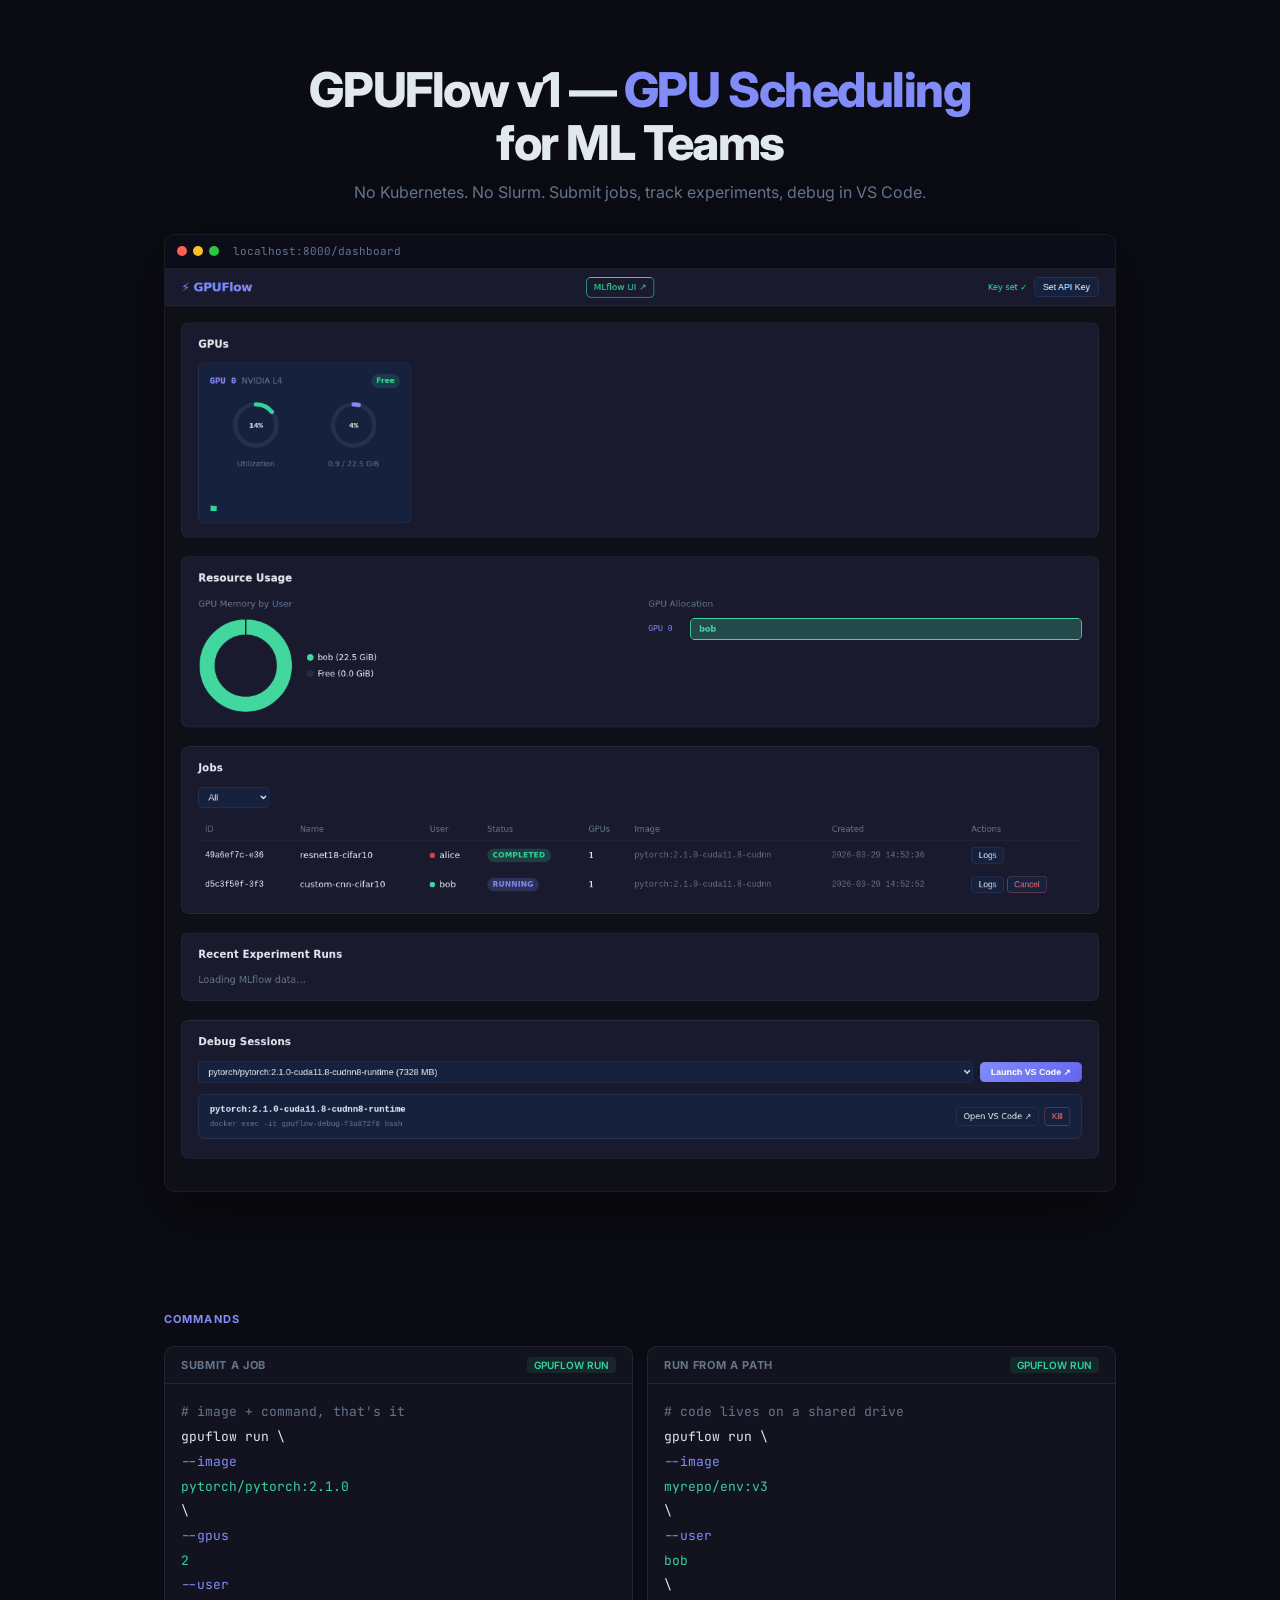
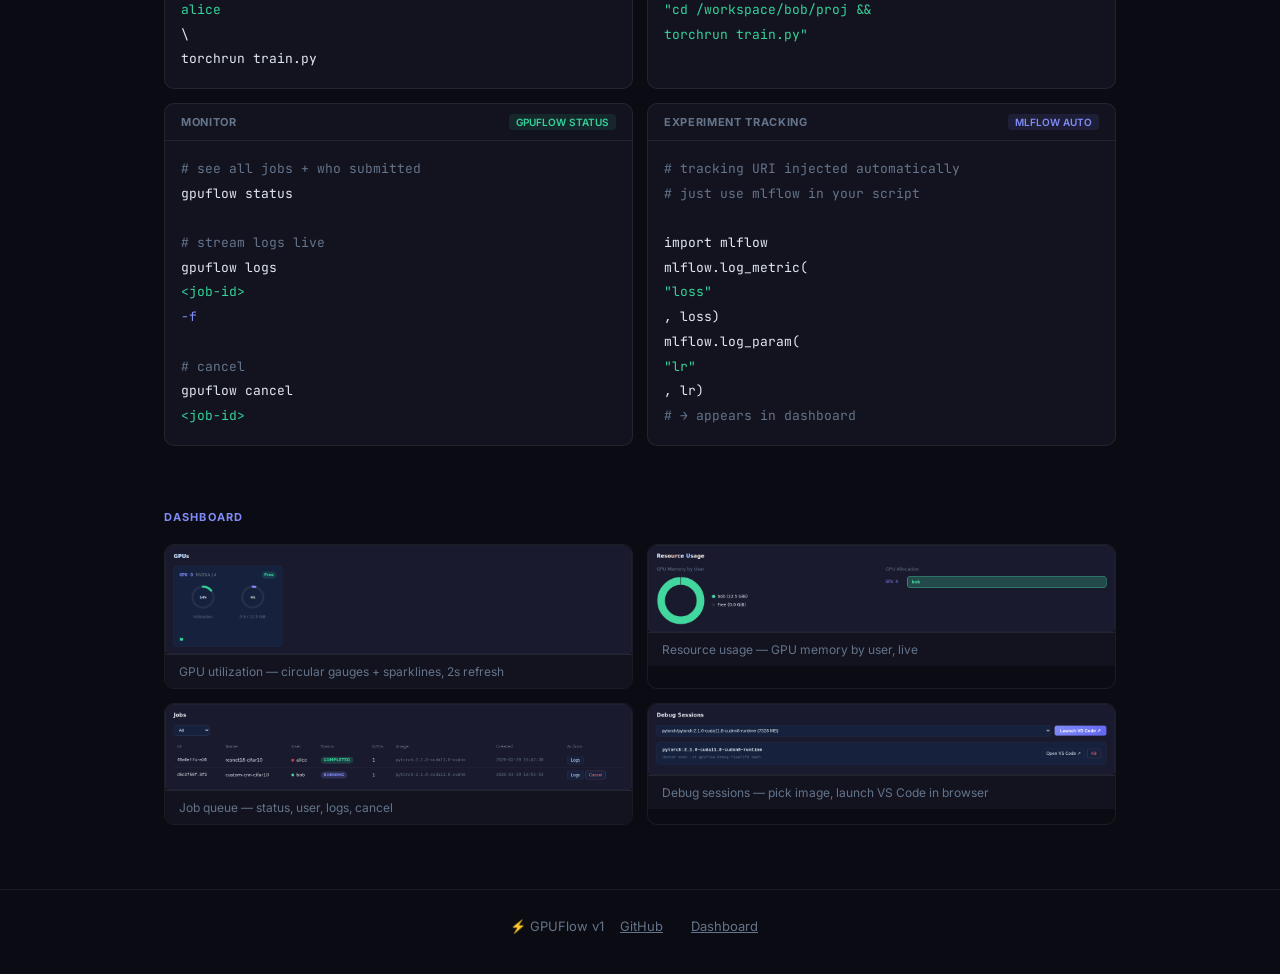
<file: docs/index.html>
<!DOCTYPE html>
<html lang="en">
<head>
  <meta charset="UTF-8" />
  <meta name="viewport" content="width=device-width, initial-scale=1.0" />
  <title>GPUFlow v1</title>
  <link href="https://fonts.googleapis.com/css2?family=Inter:wght@400;600;700;800&family=JetBrains+Mono:wght@400;500&display=swap" rel="stylesheet" />
  <style>
    *, *::before, *::after { box-sizing: border-box; margin: 0; padding: 0; }

    :root {
      --bg:     #0b0b13;
      --card:   #13131f;
      --border: rgba(255,255,255,0.07);
      --accent: #818cf8;
      --green:  #34d399;
      --text:   #e2e8f0;
      --muted:  #64748b;
      --mono:   "JetBrains Mono", monospace;
    }

    body {
      background: var(--bg);
      color: var(--text);
      font-family: "Inter", sans-serif;
      -webkit-font-smoothing: antialiased;
    }

    .wrap { max-width: 1000px; margin: 0 auto; padding: 0 24px; }

    /* ── HERO ── */
    .hero {
      padding: 64px 0 56px;
      text-align: center;
    }

    .hero h1 {
      font-size: clamp(28px, 4vw, 48px);
      font-weight: 800;
      letter-spacing: -0.03em;
      line-height: 1.1;
      margin-bottom: 12px;
    }

    .hero h1 span { color: var(--accent); }

    .hero p {
      font-size: 16px;
      color: var(--muted);
      margin-bottom: 32px;
    }

    /* full-width dashboard shot */
    .dash-shot {
      border-radius: 10px;
      overflow: hidden;
      border: 1px solid var(--border);
      box-shadow: 0 20px 60px rgba(0,0,0,0.5);
    }
    .chrome {
      background: #0d0d1a;
      height: 34px;
      display: flex;
      align-items: center;
      padding: 0 12px;
      gap: 6px;
      border-bottom: 1px solid var(--border);
    }
    .dot { width: 10px; height: 10px; border-radius: 50%; }
    .r { background: #ff5f57; }
    .y { background: #ffbd2e; }
    .g { background: #28c840; }
    .chrome span {
      margin-left: 8px;
      font-family: var(--mono);
      font-size: 11px;
      color: var(--muted);
    }
    .dash-shot img { width: 100%; display: block; }

    /* ── SECTION LABEL ── */
    .label {
      font-size: 11px;
      font-weight: 700;
      letter-spacing: 0.1em;
      text-transform: uppercase;
      color: var(--accent);
      margin-bottom: 20px;
    }

    /* ── COMMANDS ── */
    .cmds { padding: 64px 0; }

    .cmd-grid {
      display: grid;
      grid-template-columns: 1fr 1fr;
      gap: 14px;
    }

    .cmd-card {
      background: var(--card);
      border: 1px solid var(--border);
      border-radius: 10px;
      overflow: hidden;
    }

    .cmd-title {
      padding: 10px 16px;
      font-size: 11px;
      font-weight: 700;
      color: var(--muted);
      letter-spacing: 0.06em;
      text-transform: uppercase;
      border-bottom: 1px solid var(--border);
      display: flex;
      align-items: center;
      justify-content: space-between;
    }

    .cmd-title .pill {
      font-size: 10px;
      padding: 2px 7px;
      border-radius: 4px;
      font-weight: 600;
      letter-spacing: 0;
    }
    .pill-green { background: rgba(52,211,153,0.1); color: var(--green); }
    .pill-accent { background: rgba(129,140,248,0.1); color: var(--accent); }

    .cmd-body {
      padding: 16px;
      font-family: var(--mono);
      font-size: 13px;
      line-height: 1.9;
    }
    .cmd-body span { display: block; }
    .c { color: var(--muted); }
    .k { color: var(--accent); }
    .v { color: var(--green); }
    .t { color: var(--text); }

    /* ── SCREENSHOTS ── */
    .shots { padding: 0 0 64px; }

    .shot-grid {
      display: grid;
      grid-template-columns: 1fr 1fr;
      gap: 14px;
    }

    .shot {
      border-radius: 10px;
      overflow: hidden;
      border: 1px solid var(--border);
    }
    .shot img { width: 100%; display: block; }
    .shot-cap {
      padding: 9px 14px;
      font-size: 12px;
      color: var(--muted);
      border-top: 1px solid var(--border);
      background: var(--card);
    }

    /* ── FOOTER ── */
    footer {
      border-top: 1px solid var(--border);
      padding: 28px 0 40px;
      text-align: center;
      font-size: 13px;
      color: var(--muted);
    }
    footer a { color: var(--muted); margin: 0 12px; }
    footer a:hover { color: var(--text); }

    @media (max-width: 640px) {
      .cmd-grid, .shot-grid { grid-template-columns: 1fr; }
    }
  </style>
</head>
<body>
<div class="wrap">

  <!-- HERO -->
  <div class="hero">
    <h1>GPUFlow v1 — <span>GPU Scheduling</span><br>for ML Teams</h1>
    <p>No Kubernetes. No Slurm. Submit jobs, track experiments, debug in VS Code.</p>
    <div class="dash-shot">
      <div class="chrome">
        <div class="dot r"></div><div class="dot y"></div><div class="dot g"></div>
        <span>localhost:8000/dashboard</span>
      </div>
      <img src="screenshots/01_full_dashboard.png" alt="GPUFlow dashboard" />
    </div>
  </div>

  <!-- COMMANDS -->
  <div class="cmds">
    <div class="label">Commands</div>
    <div class="cmd-grid">

      <div class="cmd-card">
        <div class="cmd-title">Submit a job <span class="pill pill-green">gpuflow run</span></div>
        <div class="cmd-body">
          <span class="c"># image + command, that's it</span>
          <span class="t">gpuflow run \</span>
          <span><span class="k">  --image</span> <span class="v">pytorch/pytorch:2.1.0</span> \</span>
          <span><span class="k">  --gpus</span> <span class="v">2</span> <span class="k">--user</span> <span class="v">alice</span> \</span>
          <span class="t">  torchrun train.py</span>
        </div>
      </div>

      <div class="cmd-card">
        <div class="cmd-title">Run from a path <span class="pill pill-green">gpuflow run</span></div>
        <div class="cmd-body">
          <span class="c"># code lives on a shared drive</span>
          <span class="t">gpuflow run \</span>
          <span><span class="k">  --image</span> <span class="v">myrepo/env:v3</span> \</span>
          <span><span class="k">  --user</span> <span class="v">bob</span> \</span>
          <span class="v">  "cd /workspace/bob/proj &&</span>
          <span class="v">   torchrun train.py"</span>
        </div>
      </div>

      <div class="cmd-card">
        <div class="cmd-title">Monitor <span class="pill pill-green">gpuflow status</span></div>
        <div class="cmd-body">
          <span class="c"># see all jobs + who submitted</span>
          <span class="t">gpuflow status</span>
          <span>&nbsp;</span>
          <span class="c"># stream logs live</span>
          <span class="t">gpuflow logs <span class="v">&lt;job-id&gt;</span> <span class="k">-f</span></span>
          <span>&nbsp;</span>
          <span class="c"># cancel</span>
          <span class="t">gpuflow cancel <span class="v">&lt;job-id&gt;</span></span>
        </div>
      </div>

      <div class="cmd-card">
        <div class="cmd-title">Experiment tracking <span class="pill pill-accent">MLflow auto</span></div>
        <div class="cmd-body">
          <span class="c"># tracking URI injected automatically</span>
          <span class="c"># just use mlflow in your script</span>
          <span>&nbsp;</span>
          <span class="t">import mlflow</span>
          <span class="t">mlflow.log_metric(<span class="v">"loss"</span>, loss)</span>
          <span class="t">mlflow.log_param(<span class="v">"lr"</span>, lr)</span>
          <span class="c"># → appears in dashboard</span>
        </div>
      </div>

    </div>
  </div>

  <!-- SCREENSHOTS -->
  <div class="shots">
    <div class="label">Dashboard</div>
    <div class="shot-grid">
      <div class="shot">
        <img src="screenshots/02_gpu_cards.png" alt="GPU gauges" />
        <div class="shot-cap">GPU utilization — circular gauges + sparklines, 2s refresh</div>
      </div>
      <div class="shot">
        <img src="screenshots/03_resource_usage.png" alt="Resource by user" />
        <div class="shot-cap">Resource usage — GPU memory by user, live</div>
      </div>
      <div class="shot">
        <img src="screenshots/04_jobs_table.png" alt="Job queue" />
        <div class="shot-cap">Job queue — status, user, logs, cancel</div>
      </div>
      <div class="shot">
        <img src="screenshots/05_debug_sessions.png" alt="Debug sessions" />
        <div class="shot-cap">Debug sessions — pick image, launch VS Code in browser</div>
      </div>
    </div>
  </div>

</div>

<footer>
  <span>⚡ GPUFlow v1</span>
  <a href="https://github.com/ajayrafa25/gpuflow" target="_blank">GitHub</a>
  <a href="https://github.com/ajayrafa25/gpuflow">Dashboard</a>
</footer>

</body>
</html>
</file>
